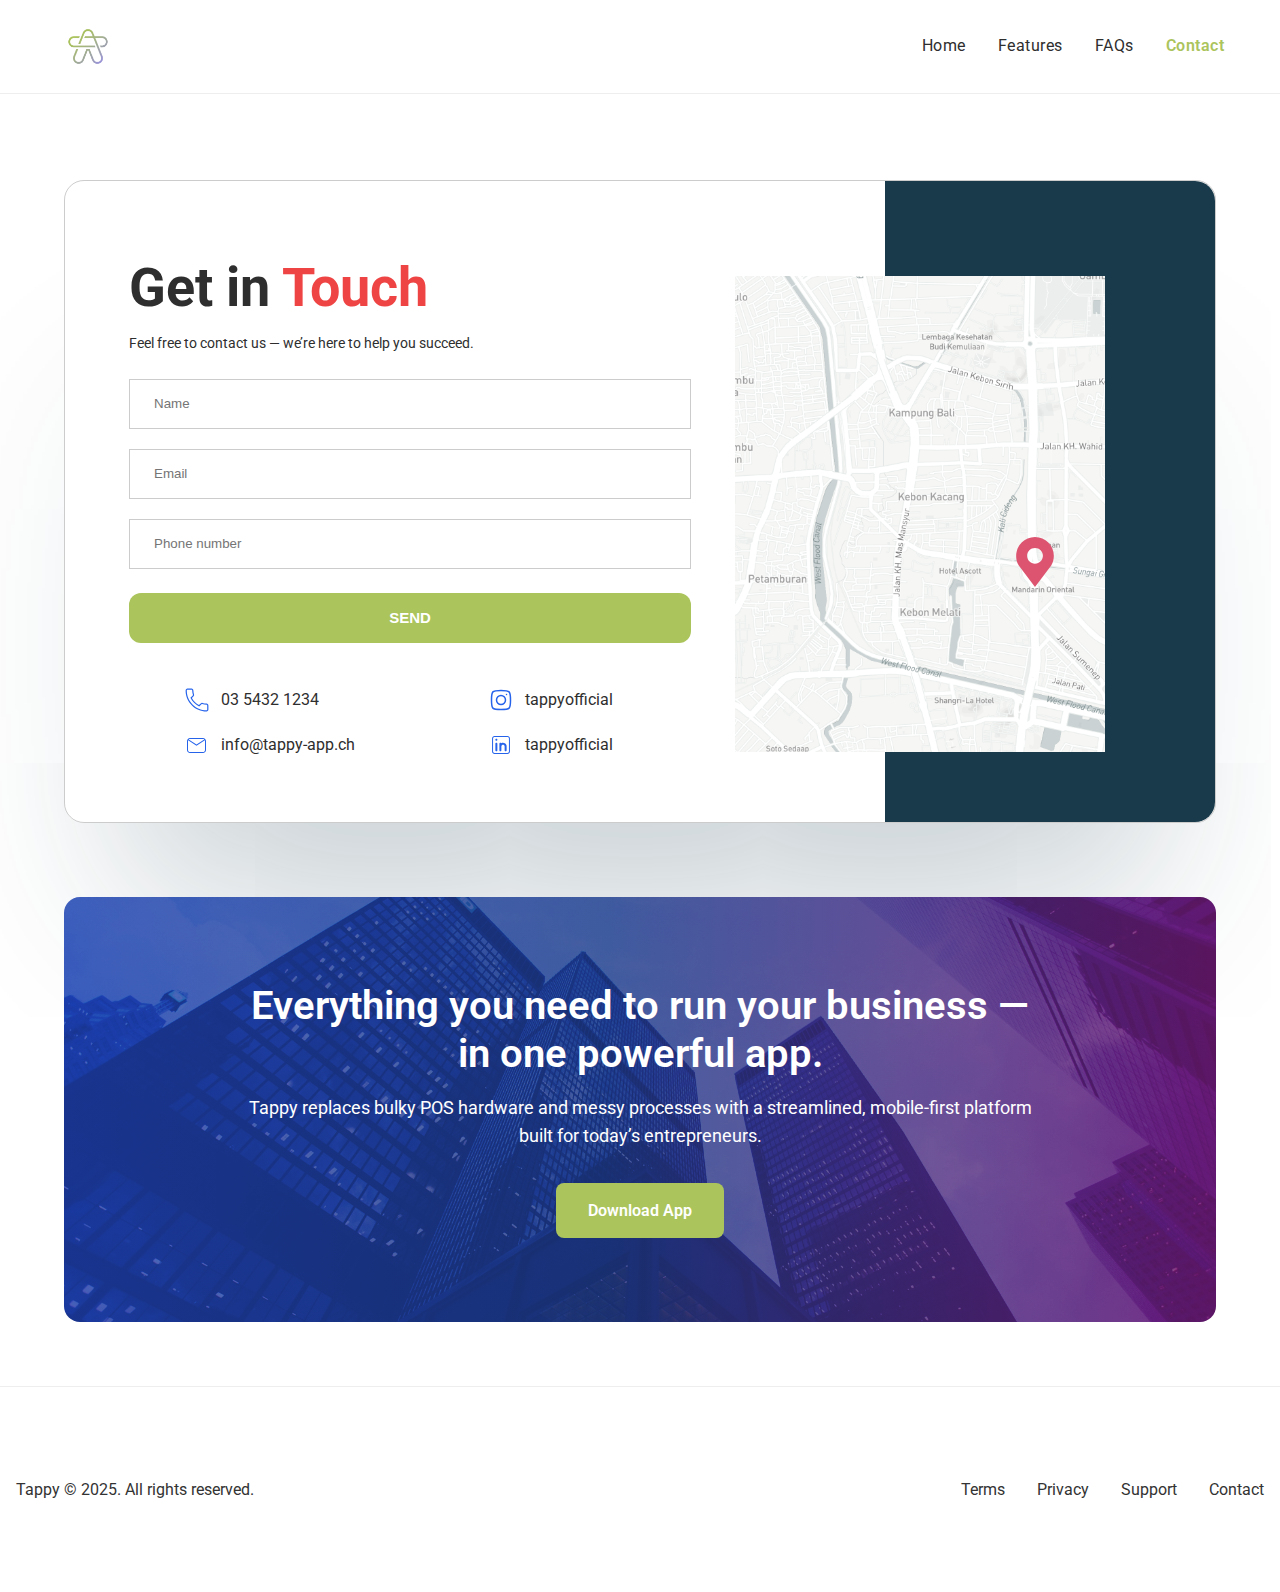
<file: contact.html>
<!DOCTYPE html>
<html lang="en">
<head>
    <meta charset="UTF-8">
    <meta name="viewport" content="width=device-width, initial-scale=1.0">
    <title>Contact - Tappy</title>
  <link href="https://fonts.googleapis.com/css2?family=Roboto:wght@400;600;700&display=swap" rel="stylesheet">
  <link rel="stylesheet" href="styles.css">

  <link rel="stylesheet" href="contact.css">
</head>
<body>
      <header class="header">
  <div class="container header-inner">
    <div class="logo"><img src="assets/Icons/Tappy_Logo-removebg-preview.png"></div>

    <!-- Hamburger Icon -->
    <button class="menu-toggle" id="menuToggle" aria-label="Toggle Menu">
      ☰
    </button>

    <!-- Navigation Links -->
    <nav class="nav" id="navMenu">
      <a href="index.html" class="nav-link ">Home</a>
      <a href="features.html" class="nav-link">Features</a>
      <a href="faqs.html" class="nav-link">FAQs</a>
      <a href="contact.html" class="nav-link active">Contact</a>
    </nav>
  </div>
</header>
<div class="wrapper">

    <main class="contact-main container">
        <section class="contact">
            <div class="contact-info">
                <h1>Get in <span>Touch</span></h1>
                <p>Feel free to contact us — we’re here to help you succeed.</p>
                <form>
                    <input type="text" name="name" id="name" class="input" placeholder="Name" required>
                    <input type="email" name="name" id="name" class="input" placeholder="Email" required>
                    <input type="number" name="name" id="name" class="input" placeholder="Phone number" required>
                    <button type="submit" class="submit-btn">Send</button>
                </form>
                <div class="social-wrapper">
                    <div class="social-row">
                        <div class="social">
                            <svg xmlns="http://www.w3.org/2000/svg" width="24" height="24" viewBox="0 0 19 20" fill="none">
    <path d="M17.5 19.5C17.8978 19.5 18.2794 19.342 18.5607 19.0607C18.842 18.7794 19 18.3978 19 18V14.5C19 14.1022 18.842 13.7206 18.5607 13.4393C18.2794 13.158 17.8978 13 17.5 13C16.33 13 15.18 12.82 14.08 12.45C13.817 12.367 13.5363 12.3576 13.2683 12.4228C13.0004 12.488 12.7554 12.6254 12.56 12.82L11.12 14.26C8.63224 12.9024 6.58758 10.8578 5.23 8.37L6.66 6.94C7.07 6.55 7.22 5.97 7.04 5.41C6.68 4.32 6.5 3.17 6.5 2C6.5 1.60218 6.34196 1.22064 6.06066 0.93934C5.77936 0.658035 5.39782 0.5 5 0.5H1.5C1.10218 0.5 0.720644 0.658035 0.43934 0.93934C0.158035 1.22064 0 1.60218 0 2C0 11.65 7.85 19.5 17.5 19.5ZM1.5 1.5H5C5.13261 1.5 5.25979 1.55268 5.35355 1.64645C5.44732 1.74021 5.5 1.86739 5.5 2C5.5 3.28 5.7 4.53 6.09 5.72C6.14 5.86 6.13 6.06 5.97 6.22L4 8.18C5.65 11.41 8.07 13.83 11.31 15.5L13.26 13.53C13.4 13.39 13.59 13.35 13.77 13.4C14.97 13.8 16.22 14 17.5 14C17.6326 14 17.7598 14.0527 17.8536 14.1464C17.9473 14.2402 18 14.3674 18 14.5V18C18 18.1326 17.9473 18.2598 17.8536 18.3536C17.7598 18.4473 17.6326 18.5 17.5 18.5C8.4 18.5 1 11.1 1 2C1 1.86739 1.05268 1.74021 1.14645 1.64645C1.24021 1.55268 1.36739 1.5 1.5 1.5Z" fill="#2563EB"/>
    </svg>
                            03 5432 1234
                        </div>
                        <div class="social">
                            <svg xmlns="http://www.w3.org/2000/svg" width="24" height="24" viewBox="0 0 24 24" fill="none">
    <path d="M5 5H18C18.7956 5 19.5587 5.31607 20.1213 5.87868C20.6839 6.44129 21 7.20435 21 8V17C21 17.7956 20.6839 18.5587 20.1213 19.1213C19.5587 19.6839 18.7956 20 18 20H5C4.20435 20 3.44129 19.6839 2.87868 19.1213C2.31607 18.5587 2 17.7956 2 17V8C2 7.20435 2.31607 6.44129 2.87868 5.87868C3.44129 5.31607 4.20435 5 5 5ZM5 6C4.5 6 4.06 6.17 3.72 6.47L11.5 11.5L19.28 6.47C18.94 6.17 18.5 6 18 6H5ZM11.5 12.71L3.13 7.28C3.05 7.5 3 7.75 3 8V17C3 17.5304 3.21071 18.0391 3.58579 18.4142C3.96086 18.7893 4.46957 19 5 19H18C18.5304 19 19.0391 18.7893 19.4142 18.4142C19.7893 18.0391 20 17.5304 20 17V8C20 7.75 19.95 7.5 19.87 7.28L11.5 12.71Z" fill="#2563EB"/>
    </svg>
                            info@tappy-app.ch
                        </div>
                    </div>
                       <div class="social-row">
                        <div class="social">
                            <svg xmlns="http://www.w3.org/2000/svg" width="24" height="24" viewBox="0 0 24 24" fill="none">
    <path d="M2.5 12C2.5 7.522 2.5 5.282 3.891 3.891C5.282 2.5 7.521 2.5 12 2.5C16.478 2.5 18.718 2.5 20.109 3.891C21.5 5.282 21.5 7.521 21.5 12C21.5 16.478 21.5 18.718 20.109 20.109C18.718 21.5 16.479 21.5 12 21.5C7.522 21.5 5.282 21.5 3.891 20.109C2.5 18.718 2.5 16.479 2.5 12Z" stroke="#2563EB" stroke-width="1.5" stroke-linecap="round" stroke-linejoin="round"/>
    <path d="M17.508 6.5H17.498M16.5 12C16.5 13.1935 16.0259 14.3381 15.182 15.182C14.3381 16.0259 13.1935 16.5 12 16.5C10.8065 16.5 9.66193 16.0259 8.81802 15.182C7.97411 14.3381 7.5 13.1935 7.5 12C7.5 10.8065 7.97411 9.66193 8.81802 8.81802C9.66193 7.97411 10.8065 7.5 12 7.5C13.1935 7.5 14.3381 7.97411 15.182 8.81802C16.0259 9.66193 16.5 10.8065 16.5 12Z" stroke="#2563EB" stroke-width="1.5" stroke-linecap="round" stroke-linejoin="round"/>
    </svg>
                           tappyofficial
                        </div>
                        <div class="social">
                            <svg xmlns="http://www.w3.org/2000/svg" width="24" height="24" viewBox="0 0 24 24" fill="none">
    <path d="M18.4401 3.06006H5.56006C4.89759 3.06191 4.26277 3.32589 3.79433 3.79433C3.32589 4.26277 3.06191 4.89759 3.06006 5.56006V18.4401C3.06191 19.1025 3.32589 19.7373 3.79433 20.2058C4.26277 20.6742 4.89759 20.9382 5.56006 20.9401H18.4401C19.1031 20.9401 19.739 20.6767 20.2078 20.2078C20.6767 19.739 20.9401 19.1031 20.9401 18.4401V5.56006C20.9401 4.89702 20.6767 4.26113 20.2078 3.79229C19.739 3.32345 19.1031 3.06006 18.4401 3.06006ZM19.9401 18.4401C19.9374 18.8371 19.7786 19.2171 19.4978 19.4978C19.2171 19.7786 18.8371 19.9374 18.4401 19.9401H5.56006C5.16304 19.9374 4.78303 19.7786 4.50229 19.4978C4.22156 19.2171 4.06268 18.8371 4.06006 18.4401V5.56006C4.06268 5.16304 4.22156 4.78303 4.50229 4.50229C4.78303 4.22156 5.16304 4.06268 5.56006 4.06006H18.4401C18.8371 4.06268 19.2171 4.22156 19.4978 4.50229C19.7786 4.78303 19.9374 5.16304 19.9401 5.56006V18.4401Z" fill="#2563EB"/>
    <path d="M6.37598 10.748C6.37598 10.4828 6.48133 10.2285 6.66887 10.0409C6.85641 9.8534 7.11076 9.74805 7.37598 9.74805C7.64119 9.74805 7.89555 9.8534 8.08308 10.0409C8.27062 10.2285 8.37598 10.4828 8.37598 10.748V17.248C8.37598 17.5133 8.27062 17.7676 8.08308 17.9552C7.89555 18.1427 7.64119 18.248 7.37598 18.248C7.11076 18.248 6.85641 18.1427 6.66887 17.9552C6.48133 17.7676 6.37598 17.5133 6.37598 17.248V10.748Z" fill="#2563EB"/>
    <path d="M7.37598 7.7439C7.92826 7.7439 8.37598 7.29618 8.37598 6.7439C8.37598 6.19161 7.92826 5.7439 7.37598 5.7439C6.82369 5.7439 6.37598 6.19161 6.37598 6.7439C6.37598 7.29618 6.82369 7.7439 7.37598 7.7439Z" fill="#2563EB"/>
    <path d="M17.6199 13.3701V17.2501C17.6199 17.5153 17.5145 17.7697 17.327 17.9572C17.1395 18.1448 16.8851 18.2501 16.6199 18.2501C16.3547 18.2501 16.1003 18.1448 15.9128 17.9572C15.7252 17.7697 15.6199 17.5153 15.6199 17.2501V13.3701C15.6199 12.9418 15.4497 12.531 15.1469 12.2281C14.844 11.9253 14.4332 11.7551 14.0049 11.7551C13.5766 11.7551 13.1658 11.9253 12.8629 12.2281C12.56 12.531 12.3899 12.9418 12.3899 13.3701V17.2501C12.3899 17.5153 12.2845 17.7697 12.097 17.9572C11.9095 18.1448 11.6551 18.2501 11.3899 18.2501C11.1247 18.2501 10.8703 18.1448 10.6828 17.9572C10.4952 17.7697 10.3899 17.5153 10.3899 17.2501V10.7501C10.394 10.4862 10.5007 10.2342 10.6873 10.0476C10.874 9.86091 11.126 9.75423 11.3899 9.75011C11.5593 9.74547 11.7267 9.7867 11.8746 9.86943C12.0225 9.95217 12.1452 10.0733 12.2299 10.2201C12.7798 9.90846 13.4018 9.74664 14.0338 9.75083C14.6659 9.75502 15.2857 9.92507 15.8314 10.244C16.3771 10.5629 16.8295 11.0195 17.1433 11.5681C17.4572 12.1167 17.6215 12.7381 17.6199 13.3701Z" fill="#2563EB"/>
    </svg>
                            tappyofficial
                        </div>
                    </div>
                </div>
            </div>
    <div class="map-wrapper">
        <div class="bg-color"></div>
        <div class="map">
            <div class="map-img">
                <img src="./assets/images/map.png" alt="map">
    <span class="mark-icon"><svg xmlns="http://www.w3.org/2000/svg" width="50" height="50" viewBox="0 0 50 50" fill="none">
    <path d="M25 0C14.5908 0 6.15234 8.43838 6.15234 18.8477C6.15234 22.3288 6.83372 25.9242 8.78905 28.5156L25 50L41.2109 28.5156C42.987 26.1619 43.8476 22.0008 43.8476 18.8477C43.8477 8.43838 35.4093 0 25 0ZM25 10.9161C29.3798 10.9161 32.9315 14.4678 32.9315 18.8476C32.9315 23.2275 29.3798 26.7792 25 26.7792C20.6202 26.7792 17.0685 23.2275 17.0685 18.8477C17.0685 14.4678 20.6202 10.9161 25 10.9161Z" fill="#DD5471"/>
    </svg></span>
            </div>
        </div>
    </div>
        </section>
        <section class="cta-section">
  <div class="cta-content">
    <h2 class="cta-heading">Everything you need to run your business — in one powerful app.</h2>
    <p class="cta-subheading">Tappy replaces bulky POS hardware and messy processes with a streamlined, mobile-first platform built for today’s entrepreneurs.</p>
    <a href="#" class="btn-primary">Download App</a>
  </div>
</section>
    </main>
</div>
<!-- Footer -->
<footer class="site-footer">
  <div class="container footer-content">
    
    <!-- Left -->
    <div class="footer-left">
      Tappy © 2025. All rights reserved.
    </div>
    
    <!-- Right -->
    <div class="footer-right">
      <a href="#">Terms</a>
      <a href="#">Privacy</a>
      <a href="#">Support</a>
      <a href="#">Contact</a>
    </div>
    
  </div>
</footer>
<script src="script.js"></script>
</body>
</html>
</file>
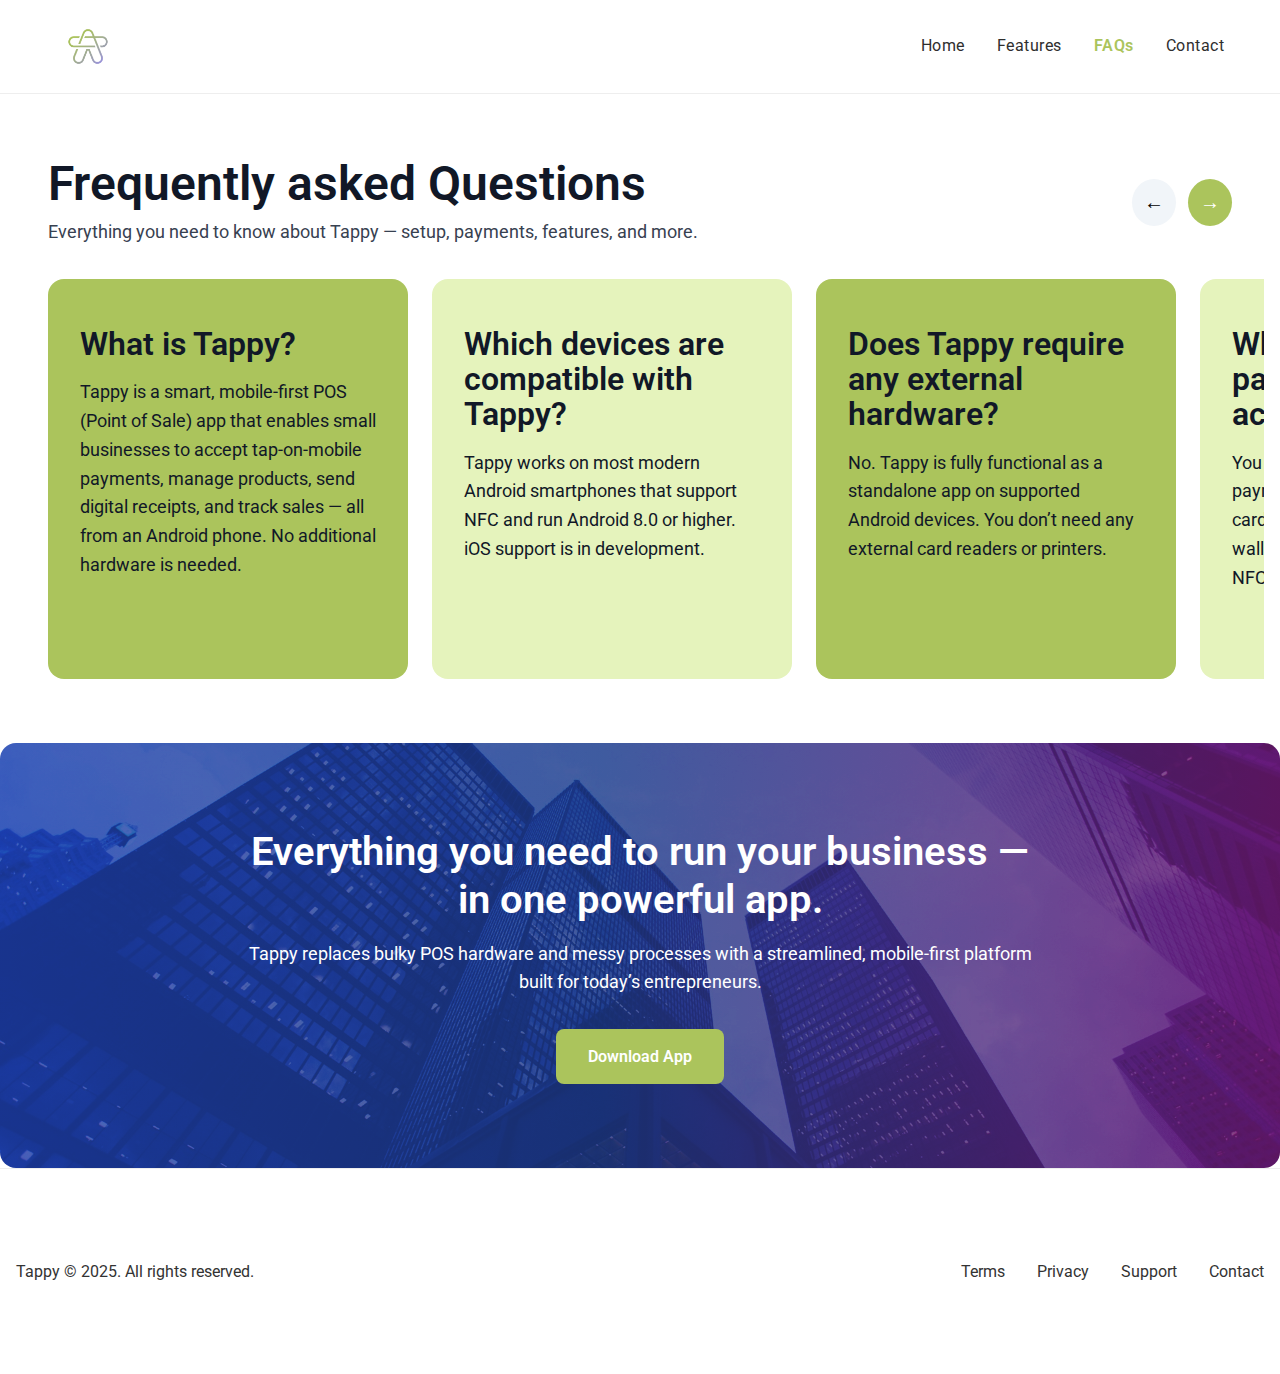
<file: faqs.html>
<!DOCTYPE html>
<html lang="en">
<head>
  <meta charset="UTF-8" />
  <meta name="viewport" content="width=device-width, initial-scale=1.0" />
  <title>Tappy – Smart POS</title>
  <link href="https://fonts.googleapis.com/css2?family=Roboto:wght@400;600;700&display=swap" rel="stylesheet">
  <link rel="stylesheet" href="styles.css">
</head>
<body>

     <!-- Header -->
  <header class="header">
  <div class="container header-inner">
    <div class="logo"><img src="assets/Icons/Tappy_Logo-removebg-preview.png"></div>

    <!-- Hamburger Icon -->
    <button class="menu-toggle" id="menuToggle" aria-label="Toggle Menu">
      ☰
    </button>

    <!-- Navigation Links -->
    <nav class="nav" id="navMenu">
      <a href="index.html" class="nav-link">Home</a>
      <a href="features.html" class="nav-link">Features</a>
      <a href="faqs.html" class="nav-link active">FAQs</a>
      <a href="contact.html" class="nav-link">Contact</a>
    </nav>
  </div>
</header>

<section class="faq-carousel-section">
  <div class="faq-header">
    <div>
      <h2>Frequently asked Questions</h2>
      <p>Everything you need to know about Tappy — setup, payments, features, and more.</p>
    </div>
    <div class="faq-arrow-container">
      <button class="faq-arrow" id="faq-prev">&#8592;</button>
      <button class="faq-arrow active" id="faq-next">&#8594;</button>
    </div>
  </div>

  <div class="faq-carousel-container">
    <div class="faq-carousel" id="faq-carousel">
      <div class="faq-card dark">
        <h3>What is Tappy?</h3>
        <p>
          Tappy is a smart, mobile-first POS (Point of Sale) app that enables small businesses to accept tap-on-mobile payments, manage products, send digital receipts, and track sales — all from an Android phone. No additional hardware is needed.
        </p>
      </div>
      <div class="faq-card light">
        <h3>Which devices are compatible with Tappy?</h3>
        <p>
          Tappy works on most modern Android smartphones that support NFC and run Android 8.0 or higher. iOS support is in development.
        </p>
      </div>
      <div class="faq-card dark">
        <h3>Does Tappy require any external hardware?</h3>
        <p>
          No. Tappy is fully functional as a standalone app on supported Android devices. You don’t need any external card readers or printers.
        </p>
      </div>

       <div class="faq-card light">
        <h3>What types of payments can I accept with Tappy?</h3>
        <p>
          You can accept contactless payments including credit/debit cards (Visa, Mastercard), mobile wallets (Google Pay, Apple Pay*), and NFC-enabled payment devices.
        </p>
      </div>

      <div class="faq-card dark">
        <h3>Is Tappy secure?</h3>
        <p>
         Yes. Tappy uses encrypted, PCI-DSS compliant systems to process all payment data. Your customer’s card information is never stored on your device.
        </p>
      </div>

      <div class="faq-card light">
        <h3>Can I use Tappy offline?</h3>
        <p>
          Yes. Tappy works offline for product selection, customer management, and receipt generation. However, contactless payments require an internet connection. Any changes made offline will sync automatically once you're back online.
        </p>
      </div>

       <div class="faq-card dark">
        <h3>How do digital receipts work?</h3>
        <p>
         After a transaction, customers can receive their receipts by:

Scanning a QR code shown on your screen,

Tapping their phone using NFC,

Receiving it via email if added to their profile
        </p>
      </div>

      <div class="faq-card light">
        <h3>Can I customize my product catalog?</h3>
        <p>
          Absolutely! You can add unlimited products, categorize them, upload photos, set prices, and include VAT settings. Barcode scanning is also supported using your device camera.
        </p>
      </div>

      <div class="faq-card dark">
        <h3>Does Tappy support tipping and discounts?</h3>
        <p>
         Yes. You can enable tip prompts during checkout and set flexible discounts — either fixed amount or percentage-based — for products, customers, or promotions.
        </p>
      </div>

      <div class="faq-card light">
        <h3>Can multiple team members use the same Tappy account?</h3>
        <p>
          Yes. You can link multiple Android devices to the same account. All sales data syncs in real time, so everyone stays up to date.
        </p>
      </div>

      <div class="faq-card dark">
        <h3>How do I access my sales reports?</h3>
        <p>
         Tappy provides an in-app dashboard with real-time analytics. You can also export all transaction data in CSV, Excel, or JSON formats for accounting or bookkeeping purposes.
        </p>
      </div>

       <div class="faq-card light">
        <h3>Is there a monthly subscription fee?</h3>
        <p>
          No. Tappy is free to download and use. Standard payment processing fees (set by your merchant service provider) may apply.
        </p>
      </div>

      <div class="faq-card dark">
        <h3>Can I export data for accounting software?</h3>
        <p>
         Yes. You can export sales data in various formats that are compatible with most accounting tools like QuickBooks, Xero, or Excel-based sheets.
        </p>
      </div>

      <div class="faq-card light">
        <h3>How do I get started with Tappy?</h3>
        <p>
          Simply:

Download the app from the Google Play Store,

Set up your products and business info,

Connect a supported merchant account (if required in your region),

Start accepting payments!


        </p>
      </div>

      <div class="faq-card dark">
        <h3> I need help. How do I contact support?</h3>
        <p>
         You can reach us at support@tappyapp.io or through the in-app support chat. Our team typically responds within 24 hours.
        </p>
      </div>

      <div class="faq-card light">
        <h3>Is Tappy available in my country?</h3>
        <p>
          Tappy is currently available in select regions. We're expanding quickly — contact us to check availability in your country or request early access.
        </p>
      </div>
    </div>
  </div>
</section>

<!-- CTA Section -->
<section class="cta-section">
  <div class="cta-content">
    <h2 class="cta-heading">Everything you need to run your business — in one powerful app.</h2>
    <p class="cta-subheading">Tappy replaces bulky POS hardware and messy processes with a streamlined, mobile-first platform built for today’s entrepreneurs.</p>
    <a href="#" class="btn-primary">Download App</a>
  </div>
</section>




<!-- Footer -->
<footer class="site-footer">
  <div class="container footer-content">
    
    <!-- Left -->
    <div class="footer-left">
      Tappy © 2025. All rights reserved.
    </div>
    
    <!-- Right -->
    <div class="footer-right">
      <a href="#">Terms</a>
      <a href="#">Privacy</a>
      <a href="#">Support</a>
      <a href="#">Contact</a>
    </div>
    
  </div>
</footer>

<script src="script.js"></script>
</body>
</html>
</file>
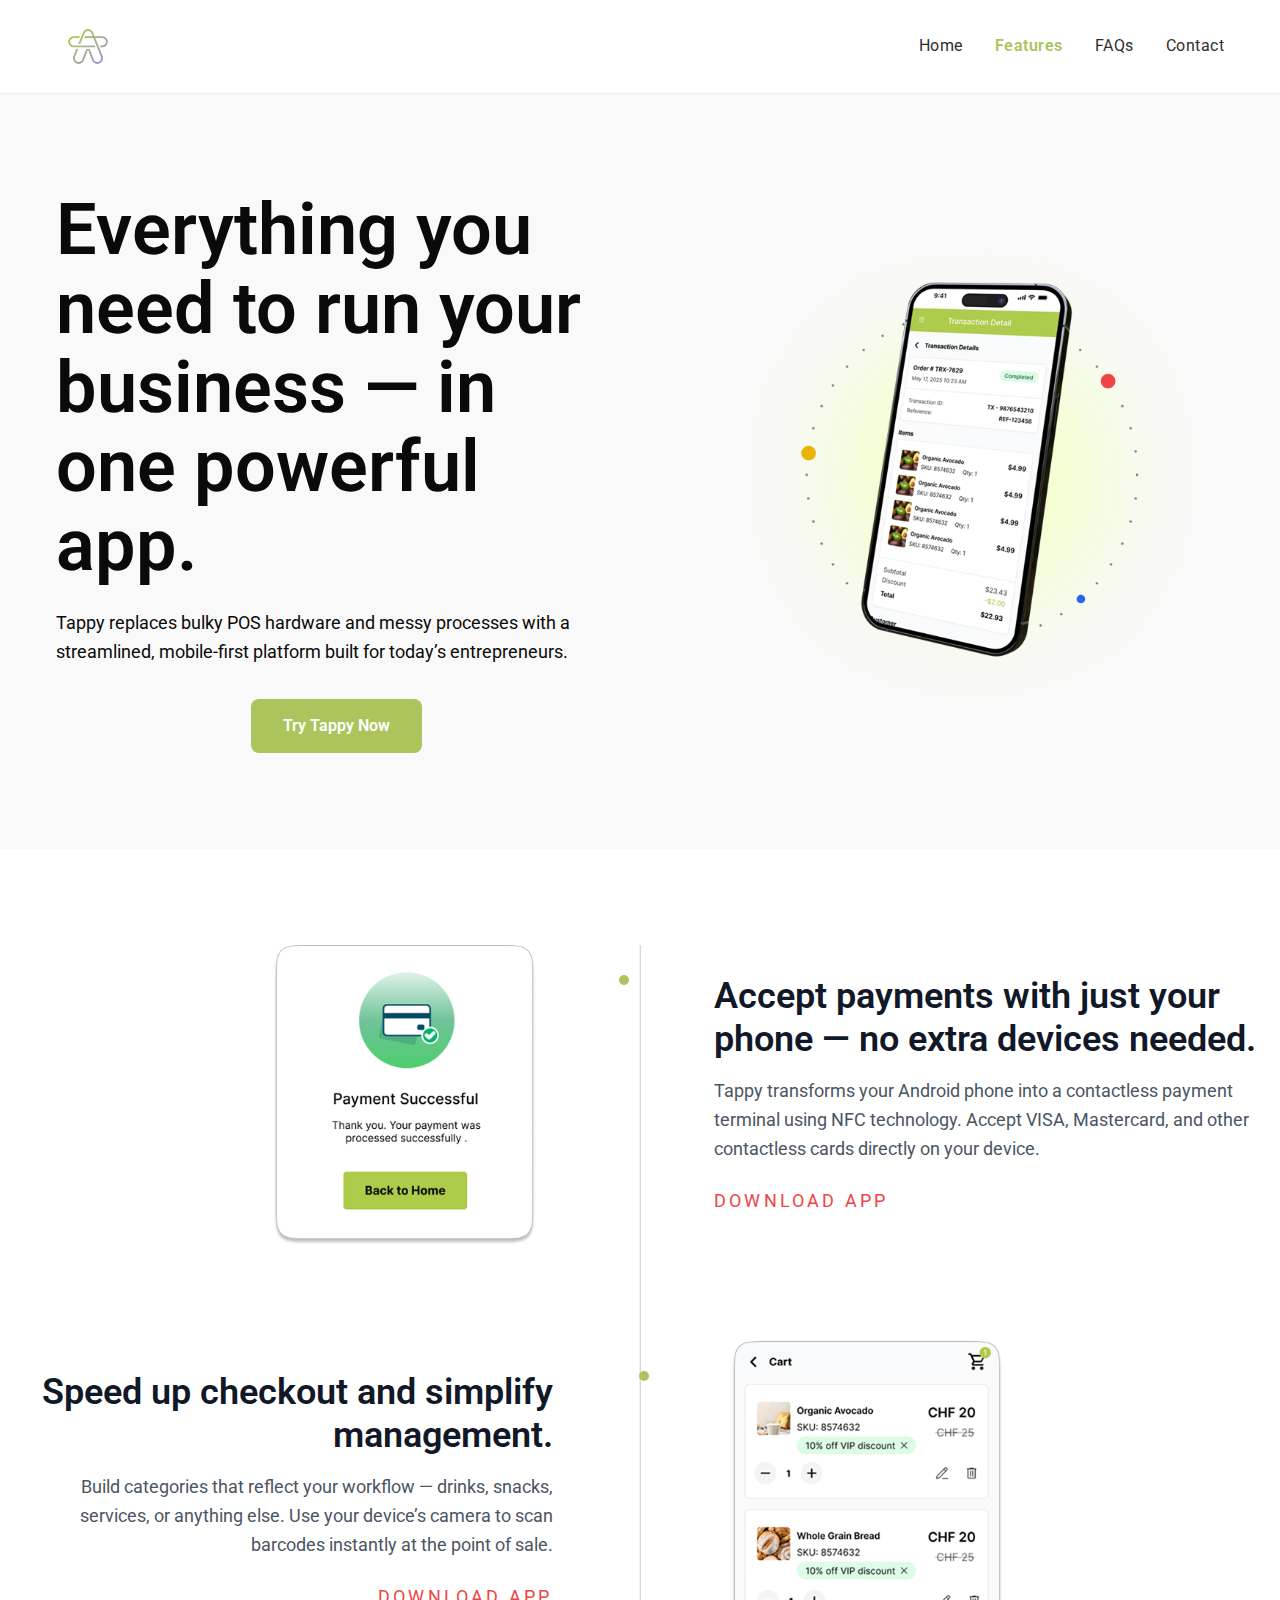
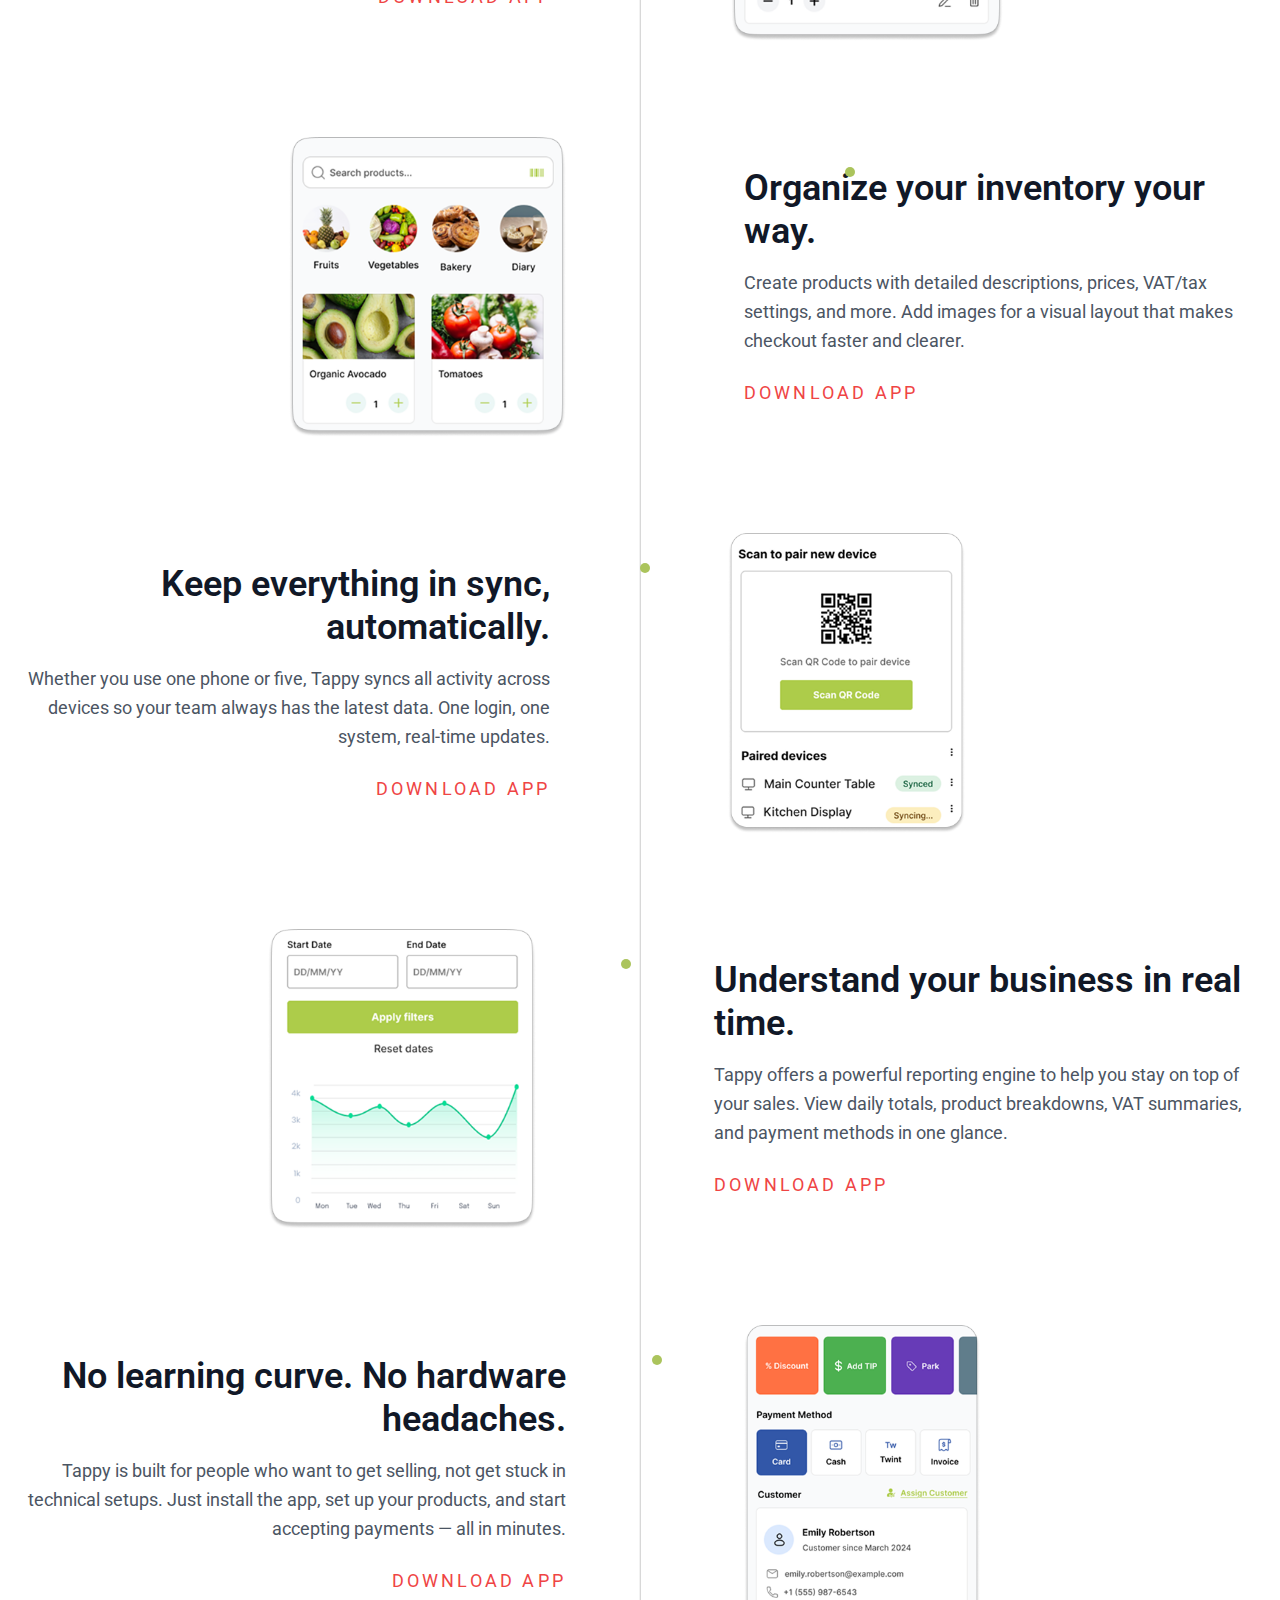
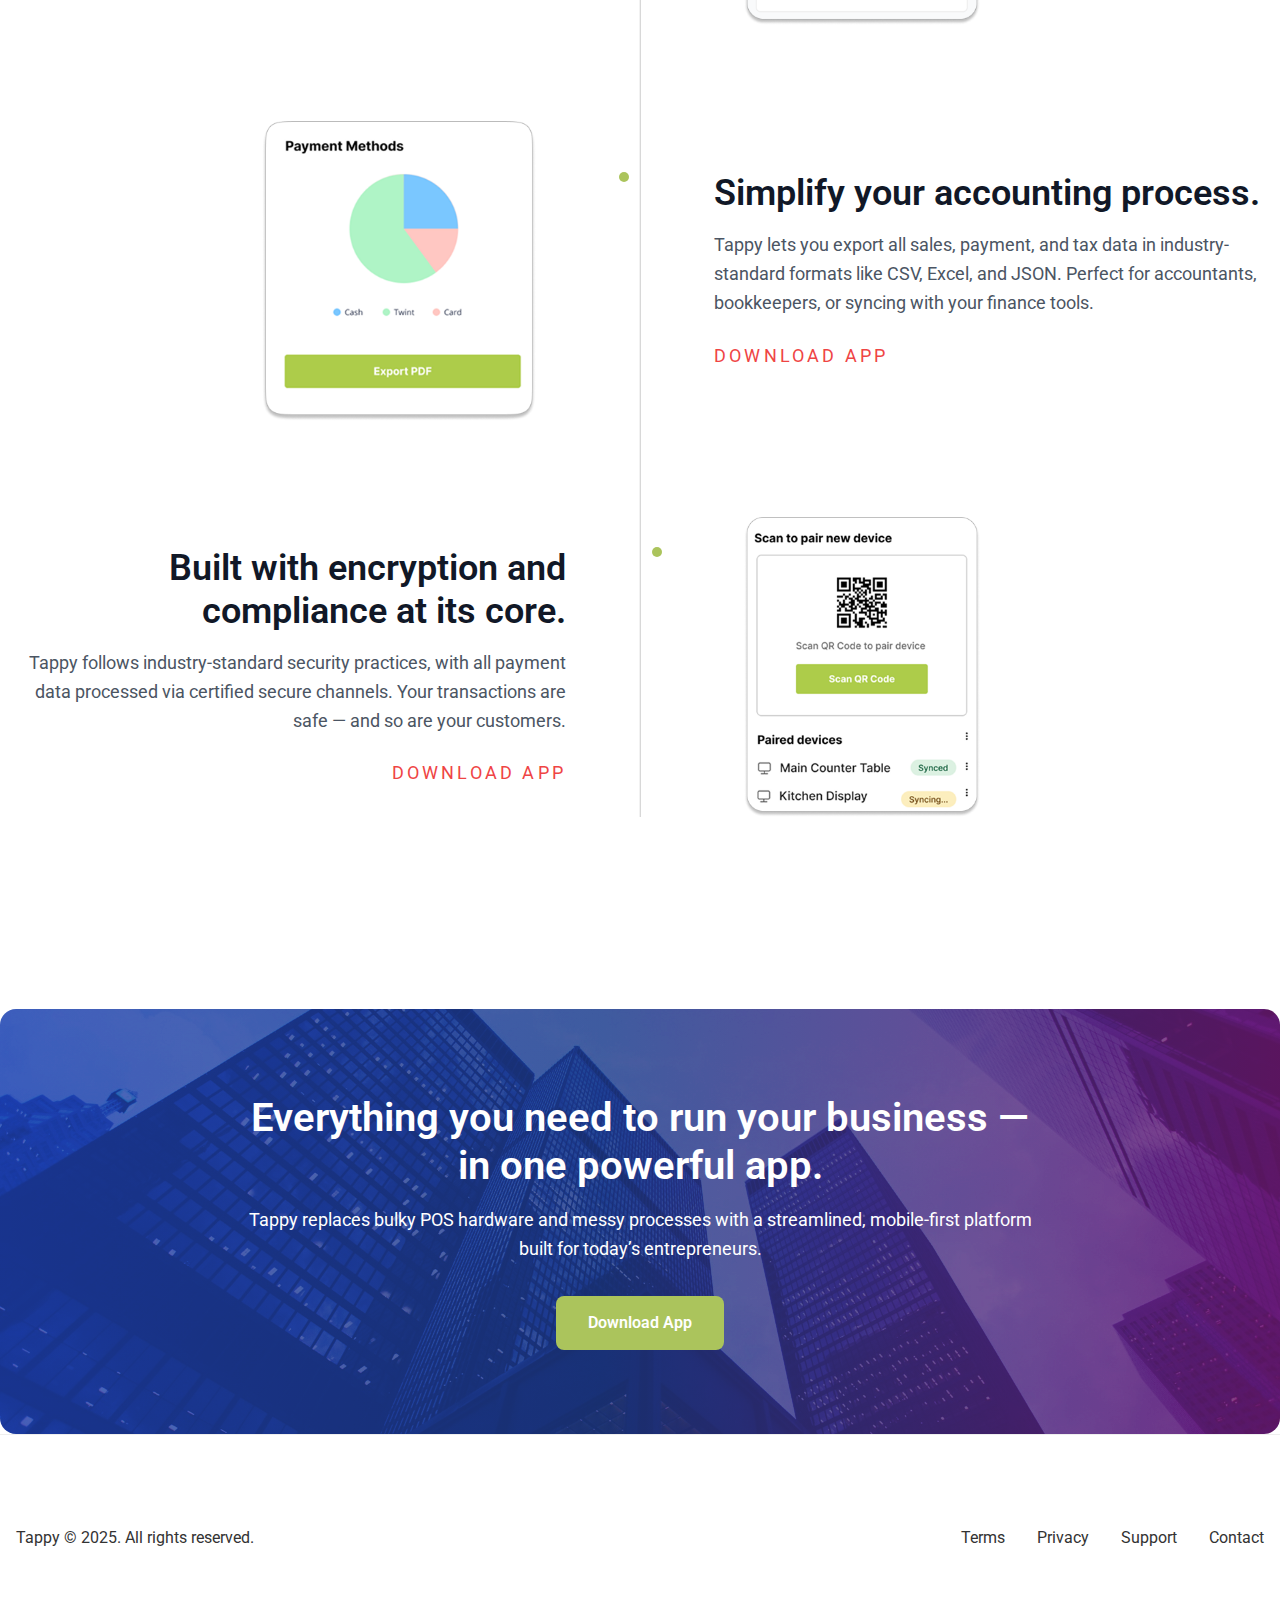
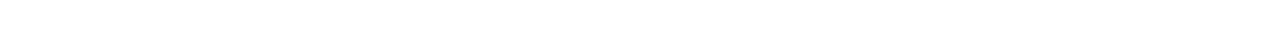
<file: features.html>
<!DOCTYPE html>
<html lang="en">
<head>
  <meta charset="UTF-8" />
  <meta name="viewport" content="width=device-width, initial-scale=1.0" />
  <title>Tappy – Smart POS</title>
  <link href="https://fonts.googleapis.com/css2?family=Roboto:wght@400;600;700&display=swap" rel="stylesheet">
  <link rel="stylesheet" href="styles.css">
</head>
<body>

     <!-- Header -->
  <header class="header">
  <div class="container header-inner">
    <div class="logo"><img src="assets/Icons/Tappy_Logo-removebg-preview.png"></div>

    <!-- Hamburger Icon -->
    <button class="menu-toggle" id="menuToggle" aria-label="Toggle Menu">
      ☰
    </button>

    <!-- Navigation Links -->
    <nav class="nav" id="navMenu">
      <a href="index.html" class="nav-link">Home</a>
      <a href="features.html" class="nav-link active">Features</a>
      <a href="faqs.html" class="nav-link">FAQs</a>
      <a href="contact.html" class="nav-link">Contact</a>
    </nav>
  </div>
</header>


  <!-- Hero Section -->
  <section class="hero">
    <div class="container hero-content">
      <div class="hero-text">
        <h1 class="hero-heading">Everything you need to run your business — in one powerful app.</h1>
        <p class="hero-subheading">
          Tappy replaces bulky POS hardware and messy processes with a streamlined, mobile-first platform built for today’s entrepreneurs.
        </p>
        <div class="hero-buttons">
          <a href="#" class="btn-primary">Try Tappy Now</a>
        </div>
      </div>
      <div class="hero-image">
        <img src="assets/images/Features_Hero.png" alt="App Preview" />
      </div>
    </div>
  </section>

  <section class="feature-steps-section">
  <div class="feature-steps-wrapper">

    <!-- Step 1 -->
    <div class="feature-steps-row">
      <div class="feature-step-item">
        <div class="feature-steps-image">
          <img src="assets/images/Feature_1.png" alt="Payment Successful" />
        </div>

      </div>
      <div class="feature-steps-text">
        <h3>Accept payments with just your phone — no extra devices needed.</h3>
        <p>
          Tappy transforms your Android phone into a contactless payment terminal using NFC technology. Accept VISA, Mastercard, and other contactless cards directly on your device.
        </p>
        <a href="#" class="feature-steps-link">DOWNLOAD APP</a>
        <div class="feature-steps-dot"></div>
      </div>
    </div>

    <!-- Step 2 -->
    <div class="feature-steps-row reverse">
      <div class="feature-step-item2">
        <div class="feature-steps-image">
       <img src="assets/images/Feature_2.png" alt="Cart View" />
     </div>

      </div>
      <div class="feature-steps-text">
        <h3 style="text-align: right;">Speed up checkout and simplify management.</h3>
        <p style="text-align: right;">
          Build categories that reflect your workflow — drinks, snacks, services, or anything else. Use your device’s camera to scan barcodes instantly at the point of sale.
        </p>
        <div class="feature-step-btn">

          <a href="#" class="feature-steps-link" style="text-align: right;">DOWNLOAD APP</a>
        </div>
        <div class="feature-steps-dot feature-steps-dot2"></div>
      </div>
     
    </div>

    <!-- Step 3 -->
    <div class="feature-steps-row">
      <div class="feature-step-item">
        <div class="feature-steps-image">
          <img src="assets/images/Feature_3.png" alt="Product Categories" />
        </div>

      </div>
      <div class="feature-steps-text">
        <h3>Organize your inventory your way.</h3>
        <p>
          Create products with detailed descriptions, prices, VAT/tax settings, and more. Add images for a visual layout that makes checkout faster and clearer.
        </p>

          <a href="#" class="feature-steps-link">DOWNLOAD APP</a>

        
        <div class="feature-steps-dot feature-steps-dot3"></div>
      </div>
    </div>

     <!-- Step 4 -->
    <div class="feature-steps-row reverse">
      <div class="feature-step-item2">
        <div class="feature-steps-image">
       <img src="assets/images/Feature_4.png" alt="Cart View" />
     </div>

      </div>
      <div class="feature-steps-text">
        <h3 style="text-align: right;">Keep everything in sync, automatically.</h3>
        <p style="text-align: right;">
          Whether you use one phone or five, Tappy syncs all activity across devices so your team always has the latest data. One login, one system, real-time updates.
        </p>
        <div class="feature-step-btn"> 
          <a href="#" class="feature-steps-link" style="text-align: right;">DOWNLOAD APP</a>

        </div>
        <div class="feature-steps-dot feature-steps-dot2" style="left: 115%;"></div>
      </div>
     
    </div>

     <!-- Step 5 -->
    <div class="feature-steps-row">
      <div class="feature-step-item">
        <div class="feature-steps-image">
          <img src="assets/images/Feature_5.png" alt="Product Categories" />
        </div>

      </div>
      <div class="feature-steps-text">
        <h3>Understand your business in real time.</h3>
        <p>
          Tappy offers a powerful reporting engine to help you stay on top of your sales. View daily totals, product breakdowns, VAT summaries, and payment methods in one glance.
        </p>
        <a href="#" class="feature-steps-link">DOWNLOAD APP</a>
        <div class="feature-steps-dot feature-steps-dot2" style="left: -18.8%;"></div>
      </div>
    </div>

     <!-- Step 6 -->
    <div class="feature-steps-row reverse">
      <div class="feature-step-item2">
        <div class="feature-steps-image">
       <img src="assets/images/Feature_6.png" alt="Cart View" />
     </div>

      </div>
      <div class="feature-steps-text">
        <h3 style="text-align: right;">No learning curve. No hardware headaches.</h3>
        <p style="text-align: right;">
          Tappy is built for people who want to get selling, not get stuck in technical setups. Just install the app, set up your products, and start accepting payments — all in minutes.
        </p>
        <div class="feature-step-btn">

          <a href="#" class="feature-steps-link" style="text-align: right;">DOWNLOAD APP</a>
        </div>
        <div class="feature-steps-dot feature-steps-dot2" style="left: 113.8%;"></div>
      </div>
     
    </div>

     <!-- Step 7 -->
    <div class="feature-steps-row">
      <div class="feature-step-item">
        <div class="feature-steps-image">
          <img src="assets/images/Feature_7.png" alt="Product Categories" />
        </div>

      </div>
      <div class="feature-steps-text">
        <h3>Simplify your accounting process.</h3>
        <p>
          Tappy lets you export all sales, payment, and tax data in industry-standard formats like CSV, Excel, and JSON. Perfect for accountants, bookkeepers, or syncing with your finance tools.
        </p>
        <a href="#" class="feature-steps-link">DOWNLOAD APP</a>
        <div class="feature-steps-dot "></div>
      </div>
    </div>

     <!-- Step 8 -->
    <div class="feature-steps-row reverse">
      <div class="feature-step-item2">
        <div class="feature-steps-image">
       <img src="assets/images/Feature_4.png" alt="Cart View" />
     </div>

      </div>
      <div class="feature-steps-text">
        <h3 style="text-align: right;">Built with encryption and compliance at its core.</h3>
        <p style="text-align: right;">
          Tappy follows industry-standard security practices, with all payment data processed via certified secure channels. Your transactions are safe — and so are your customers.
        </p>
        <div class="feature-step-btn">

          <a href="#" class="feature-steps-link" style="text-align: right;">DOWNLOAD APP</a>
        </div>
        <div class="feature-steps-dot feature-steps-dot2" style="left: 113.8%;"></div>
      </div>
     
    </div>

  </div>
</section>

<!-- CTA Section -->
<section class="cta-section">
  <div class="cta-content">
    <h2 class="cta-heading">Everything you need to run your business — in one powerful app.</h2>
    <p class="cta-subheading">Tappy replaces bulky POS hardware and messy processes with a streamlined, mobile-first platform built for today’s entrepreneurs.</p>
    <a href="#" class="btn-primary">Download App</a>
  </div>
</section>




<!-- Footer -->
<footer class="site-footer">
  <div class="container footer-content">
    
    <!-- Left -->
    <div class="footer-left">
      Tappy © 2025. All rights reserved.
    </div>
    
    <!-- Right -->
    <div class="footer-right">
      <a href="#">Terms</a>
      <a href="#">Privacy</a>
      <a href="#">Support</a>
      <a href="#">Contact</a>
    </div>
    
  </div>
</footer>

<script src="script.js"></script>

  </body>
  </html>
</file>
<file: styles.css>
:root {
  --color-green: #ABC45C;
  --color-dark: #0a0a0a;
  --color-light: #f9f9f9;
  --color-text: #2e2e2e;
  --font-base: 'Roboto', sans-serif;
  --color-indigo: #9A95D5;
   --green-dark: #ABC45C;
  --green-light: #E5F3BC;
  --faq-title: #111827;
  --faq-text: #374151;
}

* {
  box-sizing: border-box;
  margin: 0;
  padding: 0;
}

body {
  font-family: var(--font-base);
  color: var(--color-text);
  line-height: 1.6;
  background-color: white;
}

a {
  text-decoration: none;
  color: inherit;
}

.container {
  max-width: 1200px;
  margin: 0 auto;
  padding: 2rem 1rem;
}

/* Header */
.header {
  background: white;
  border-bottom: 1px solid #eee;
  position: relative;
  z-index: 1000;
}
.fade-in {
  animation: fadeIn 0.3s ease-in forwards;
}

@keyframes fadeOut {
  from {
    opacity: 1;
    transform: translateX(0);
  }
  to {
    opacity: 0;
    transform: translateX(20px);
  }
}

@keyframes fadeIn {
  from {
    opacity: 0;
    transform: translateX(-20px);
  }
  to {
    opacity: 1;
    transform: translateX(0);
  }
}
.header-inner {
  display: flex;
  justify-content: space-between;
  align-items: center;
  max-height: 92.50px;
}
.logo {
  height: 64px;
  width: 64px;
  display: flex;
  align-items: center;
  justify-content: center
}
.logo img {
  width: 64px;
}

.nav {
  display: flex;
  gap: 2rem;
}

.nav-link {
  font-size: 1rem;
  letter-spacing: 0.03em;
  font-weight: 400;
  color: var(--color-text);
  transition: color 0.3s ease;
}

.nav-link.active {
  font-weight: 600;
  color: var(--color-green);
}

.menu-toggle {
  font-size: 2rem;
  background: none;
  border: none;
  display: none;
  cursor: pointer;
  color: var(--color-dark);
}

/* --- Hero Section mit Video-Hintergrund --- */
.hero-1 {
  padding: 0; /* Kein zusätzlicher Abstand, da hero-content-1 die Höhe steuert */
}

.hero-content-1 {
  position: relative; /* Wichtig für die Positionierung von Video und Overlay */
  height: 90vh;      /* Höhe der Sektion, etwas weniger als 100vh wegen des Headers */
  min-height: 600px;
  width: 100%;
  display: flex;
  align-items: center;
  justify-content: center;
  overflow: hidden; /* Verhindert, dass das Video überläuft */
  padding: 1rem;
  text-align: center;
}

.hero-video {
  position: absolute;
  top: 50%;
  left: 50%;
  transform: translate(-50%, -50%);
  min-width: 100%;
  min-height: 100%;
  width: auto;
  height: auto;
  object-fit: cover; /* DAS IST DIE KERNLÖSUNG: Füllt den Bereich und schneidet Überstand ab */
  z-index: 1; /* Unterste Ebene */
}

.overlay {
  position: absolute;
  top: 0;
  left: 0;
  height: 100%;
  width: 100%;
  background: rgba(0, 0, 0, 0.4); /* Etwas dunkler für besseren Kontrast */
  z-index: 2; /* Über dem Video */
}

.hero-text-1 {
  position: relative;
  z-index: 3; /* Über dem Overlay */
  display: flex;
  flex-direction: column;
  align-items: center;
  max-width: 800px; /* Begrenzt die Textbreite */
}

.hero-heading-1 {
  font-size: 4.5rem;
  font-weight: 600;
  margin-bottom: 1.5rem;
  line-height: 1.1;
  color: white;
}

.hero-subheading-1 {
  font-size: 1.125rem;
  font-weight: 400;
  margin-bottom: 2rem;
  max-width: 40rem;
  color: white;
}

.hero-buttons {
  display: flex;
  gap: 2rem;
  flex-wrap: wrap;
  justify-content: center; /* Zentriert die Buttons auf kleinen Bildschirmen */
}

.watch-video {
  font-size: 1rem;
  font-weight: 500;
  color: white;
  display: flex;
  align-items: center;
}

/* --- Standard Hero (für andere Seiten) --- */
.hero {
  background-color: var(--color-light);
  padding: 4rem 0;
}
.hero-content {
  display: flex;
  flex-direction: column-reverse;
  align-items: center;
  gap: 3rem;
}
.hero-text{
  flex: 1;
}
.hero-heading {
  font-size: 4.5rem;
  font-weight: 600;
  margin-bottom: 1.5rem;
  line-height: 1.1;
  color: var(--color-dark);
}
.hero-subheading {
  font-size: 1.125rem;
  font-weight: 400;
  margin-bottom: 2rem;
  max-width: 40rem;
  color: var(--color-dark);
}
.hero-image img {
  width: 100%;
  max-width: 512px;
}


/* --- Responsive Styles --- */

@media (max-width: 768px) {
  /* Mobile Menu */
  .menu-toggle {
    display: block;
  }
  .nav {
    position: absolute;
    top: 100%;
    left: 0;
    right: 0;
    background: white;
    flex-direction: column;
    align-items: center; 
    padding: 1rem 0;
    display: none;
    border-top: 1px solid #eee;
    gap: 1rem;
  }
  .nav.nav-open {
    display: flex;
  }
  .nav-link {
    width: 100%;
    text-align: center;
    padding: 0.75rem 0;
  }

  /* Mobile Hero Video Section */
  .hero-heading-1 {
      font-size: 2.5rem;
  }
  .hero-subheading-1 {
      font-size: 1rem;
  }
  .hero-content-1 {
      height: 80vh;
  }
}

.btn-primary {
  background-color: var(--color-green);
  color: var(--color-text);
  font-weight: 600;
  padding: 0.9rem 2rem;
  border-radius: 0.5rem;
  font-size: 1rem;
}

/* Feature Section */
.feature-intro {
  background-color: #eef1f5;
  text-align: center;
  padding: 4rem 1rem;
}

.feature-step-item {
  display: flex;
  justify-content: end;
  width: 100%;
  margin-right: 130px;
}
.feature-step-item2 {
    display: flex;
  justify-content: start;
  width: 100%;
    margin-left: 130px;
}

@media (max-width:768px) 
{
  .feature-step-item {
    display: flex;
    justify-content: center;
    width: 100%;
    margin-left: 50px;
  }
}
.feature-step-btn {
  display: flex;
  justify-content: end;
}
.feature-heading {
  font-size: 3.5rem; /* 56px */
  font-weight: 600;
  margin-bottom: 1.5rem;
  line-height: 1.1;
}

.feature-text {
  font-size: 1.125rem;
  max-width: 48rem;
  margin: 0 auto 2rem;
}

.coming-soon {
  margin-top: 1.5rem;
  font-size: 1rem;
  color: #555;
}

.store-btn a{
  margin: 20px;
}

@media (min-width: 768px) {
  .hero-content {
    flex-direction: row;
    justify-content: space-between;
    align-items: center;
  }
  
  .hero-text {
    flex: 1;
  }

  .hero-image {
    flex: 1;
    text-align: right;
  }
}

/* Feature Icons Section */
.feature-icons {
  padding: 4rem 1rem 6rem;
  background: #fff;
}

.features-grid {
  display: flex;
  justify-content: space-between;
  flex-wrap: wrap;
  gap: 2rem;
  text-align: center;
  margin-bottom: 4rem;
}

.feature-item {
  flex: 1 1 250px;
  max-width: 300px;
  margin: 0 auto;
}

.feature-icon {
  height: 64px;
  margin-bottom: 1.2rem;
}

.feature-title {
  font-size: 1.25rem; /* 20px */
  font-weight: 600;
  margin-bottom: 0.6rem;
  line-height: 1.3;
}

.feature-desc {
  font-size: 1rem;
  color: #333;
  line-height: 1.5;
}

.feature-phone {
  text-align: center;
}

.phone-image {
  max-width: 100%;
  height: auto;
  width: 800px;
}

@media (min-width: 768px) {
  .features-grid {
    flex-wrap: nowrap;
    text-align: left;
  }

  .feature-item {
    text-align: center;
  }
}

@media (max-width: 768px) {
  .phone-image {
    width: 90%;
  }
}

/* Interface Section */
.interface-section {
  padding: 2rem 1rem;
  background-color: #fff;
}

.interface-header {
  max-width: 800px;
  text-align: center;
  margin: 0 auto 4rem;
}

.interface-heading {
  font-size: 3rem; /* ~48px */
  font-weight: 600;
  margin-bottom: 1.5rem;
  line-height: 1.2;
}

.interface-subheading {
  font-size: 1.125rem; /* 18px */
  color: #333;
  max-width: 700px;
  margin: 0 auto;
}

.interface-grid {
  display: flex;
  flex-direction: column;
  gap: 3rem;
  align-items: center;
}

.interface-features {
  display: flex;
  flex-direction: column;
  gap: 2rem;
  width: 100%;
  max-width: 500px;
  padding-top: 1rem !important; /* Add this line */
}

.feature-block {
  border-left: 4px solid var(--color-indigo);
  padding-left: 1rem;
}

.feature-block h4 {
  font-size: 1.125rem;
  font-weight: 600;
  margin-bottom: 0.4rem;
}

.feature-block p {
  font-size: 1rem;
  color: #444;
}

.interface-image img {
  width: 100%;
  max-width: 400px;
  height: auto;
}

@media (min-width: 1024px) {
  .interface-grid {
    flex-direction: row;
    justify-content: space-between;
    align-items: flex-start;
  }

  .interface-features,
  .interface-image {
    flex: 1;
  }

  .interface-image {
    text-align: center;
  }
}

/* Video Section */
.video-section {
  padding: 6rem 1rem;
  background-color: #f9f9f9;
  text-align: center;
}

.video-heading {
  font-size: 2.5rem; /* ~40px */
  font-weight: 600;
  margin-bottom: 2rem;
  line-height: 1.1;
}

.video-wrapper {
  max-width: 960px;
  margin: 0 auto;
  border-radius: 1rem;
  overflow: hidden;
  box-shadow: 0 0 20px rgba(0,0,0,0.06);
}

.video-wrapper video {
  width: 100%;
  height: auto;
  display: block;
  border-radius: 1rem;
}

/* Smart POS */
.smart-pos {
  padding: 6rem 1rem;
  background-color: #fff;
}

.smart-pos-wrapper {
  display: flex;
  flex-direction: column-reverse;
  align-items: center;
  gap: 3rem;
}

.smart-pos-text {
  max-width: 600px;
  text-align: center;
}

.smart-pos-heading {
  font-size: 3rem; /* 48px */
  font-weight: 600;
  margin-bottom: 1.5rem;
  line-height: 1.2;
}

.smart-pos-subheading {
  font-size: 1.125rem; /* 18px */
  margin-bottom: 2rem;
  color: #333;
}

.smart-pos-image img {
  width: 100%;
  max-width: 500px;
  height: auto;
}

@media (min-width: 1024px) {
  .smart-pos-wrapper {
    flex-direction: row;
    justify-content: space-between;
    align-items: center;
  }

  .smart-pos-text {
    text-align: left;
    flex: 1;
  }

  .smart-pos-image {
    flex: 1;
    text-align: right;
  }
 
}

@media (max-width: 768px) {
  .smart-pos-image img {
    max-width: 320px;
  }
}

/* Sleek Design */
.sleek-design {
  padding: 6rem 1rem;
  background-color: #fff;
  text-align: center;
}

.sleek-design-heading {
  font-size: 4rem; /* ~48px */
  font-weight: 600;
  margin-bottom: 1rem;
  line-height: 1.2;
}

.sleek-design-image img {
  width: 100%;
  max-width: 600px;
  height: auto;
}

@media (max-width: 768px) {
  .sleek-design-heading {
    font-size: 2.25rem; /* ~36px */
  }

  .sleek-design-image img {
    max-width: 320px;
  }
}

/* CTA Section */
.cta-section {
  height: 425px;
  width: 100%;
  max-width: 1280px;
  margin: 0 auto;
  padding: 2rem;
  background-image: 
    linear-gradient(to right, #312E81 0%, #1E40AF 0%, #1E3A8A 47%, #701A75 100%),
    url('assets/images/business_img.png');
  background-size: cover;
  background-position: center;
  background-blend-mode: overlay;
  display: flex;
  align-items: center;
  justify-content: center;
  text-align: center;
  border-radius: 1rem;
  color: white;
}

.cta-content {
  max-width: 800px;
}

.cta-heading {
  font-size: 2.5rem; /* ~40px */
  font-weight: 600;
  margin-bottom: 1rem;
  line-height: 1.2;
}

.cta-subheading {
  font-size: 1.125rem;
  margin-bottom: 2rem;
  line-height: 1.6;
}

.btn-primary {
  background-color: var(--color-green); /* #ABC45C */
  color: white;
  font-weight: 600;
  padding: 0.9rem 2rem;
  border-radius: 0.5rem;
  font-size: 1rem;
  display: inline-block;
  text-decoration: none;
}

@media (max-width: 768px) {
  .cta-section {
    height: auto;
    padding: 3rem 1.5rem;
    background-position: center;
    background-size: cover;
  }

  .cta-heading {
    font-size: 2rem;
  }

  .cta-subheading {
    font-size: 1rem;
  }

  .btn-primary {
    font-size: 1rem;
    padding: 0.75rem 1.5rem;
  }
}


/* Footer */
.site-footer {
  background-color: #fff;
  height: 206px;
  width: 100%;
  display: flex;
  align-items: center;
  border-top: 1px solid #eee;
}

.footer-content {
  display: flex;
  justify-content: space-between;
  align-items: center;
  width: 100%;
  max-width: 1280px;
  margin: 0 auto;
  padding: 0 1rem;
  font-size: 1rem;
  color: #333;
  flex-wrap: wrap;
}

.footer-left {
  font-weight: 400;
  font-size: 1rem;
}

.footer-right {
  display: flex;
  gap: 2rem;
}

.footer-right a {
  text-decoration: none;
  color: #333;
  font-size: 1rem;
  transition: color 0.3s;
}

.footer-right a:hover {
  color: var(--color-green); /* #ABC45C */
}

@media (max-width: 768px) {
  .site-footer {
    height: auto;
    padding: 2rem 0;
    text-align: center;
  }

  .footer-content {
    flex-direction: column;
    gap: 1rem;
  }

  .footer-right {
    flex-direction: column;
    gap: 0.75rem;
  }
}

/* Features Section */
.feature-steps-section {
  padding: 6rem 1rem;
  background-color: #fff;
  position: relative;
}

.feature-steps-wrapper {
  max-width: 1280px;
  margin: 0 auto;
  position: relative;
}

.feature-steps-wrapper::before {
  content: "";
  position: absolute;
  top: 0;
  bottom: 0;
  left: 50%;
  width: 0.5px;
  background-color: #ccc;
  transform: translateX(-50%);
  z-index: 0;
}

.feature-steps-row {
  display: flex;
  align-items: center;
  justify-content: space-between;
  gap: 3rem;
  margin-bottom: 6rem;
  position: relative;
}

 .feature-steps-row.reverse {
  flex-direction: row-reverse;
} 

.feature-steps-image img {
  height: 300px;
  width: auto;
  display: block;
}

.feature-steps-text {
  max-width: 550px;
  position: relative;
  z-index: 1;
}

.feature-steps-text h3 {
  font-size: 2.25rem; /* 36px */
  font-weight: 600;
  margin-bottom: 1rem;
  color: #111827;
  line-height: 1.2;
}

.feature-steps-text p {
  font-size: 1.125rem; /* 18px */
  font-weight: 400;
  color: #4B5563;
  margin-bottom: 1.5rem;
  line-height: 1.6;
}

.feature-steps-link {
  font-size: 1.125rem;
  font-weight: 400;
  color: #EF4444;
  letter-spacing: 0.2rem;
  text-transform: uppercase;
  text-decoration: none;
}

.feature-steps-dot {
  width: 10px;
  height: 10px;
  background-color: var(--color-green);
  border-radius: 50%;
  position: absolute;
  left: -16.3%;
  transform: translateX(-50%);
  top: 0;
}

.feature-steps-dot2{
  left: 114.2%;
    transform: translateX(100%);
}
.feature-steps-dot3 {
 left: 20.4%;
}

.reverse .feature-steps-text h3:nth-child(even){
text-align: right;
}

@media (max-width: 1024px) {
  .feature-steps-row {
    flex-direction: column;
    text-align: center;
  }

  .feature-steps-row.reverse {
    flex-direction: column;
  }

  .reverse .feature-steps-text h3:nth-child(even){
text-align: center !important;
}

  .feature-steps-text {
    max-width: 100%;
  }

  .feature-steps-wrapper::before,
  .feature-steps-dot {
    display: none;
  }

  .feature-steps-image img {
    max-height: 280px;
    width: 100%;
    object-fit: contain;
    margin-bottom: 2rem;
  }

  .feature-steps-link {
    letter-spacing: 0.3rem;
  }
}

/* FAQs */
.faq-carousel-section {
  padding: 4rem 1rem;
  background: #fff;
  overflow: hidden;
}

.faq-header {
  max-width: 1280px;
  margin: 0 auto;
  padding: 0 2rem;
  display: flex;
  justify-content: space-between;
  align-items: center;
  flex-wrap: wrap;
}

.faq-header h2 {
  font-size: 3rem; /* 32px */
  font-weight: 600;
  margin-bottom: 0.25rem;
  color: #111827;
  line-height: 1.1;
}

.faq-header p {
  font-size: 1.125rem;
  color: #374151;
  flex-basis: 100%;
  margin-top: 0.5rem;
}

.faq-arrow-container {
  display: flex;
  gap: 0.75rem;
}

.faq-arrow {
  background: #f1f5f9;
  border: none;
  padding: 0.75rem;
  border-radius: 50%;
  font-size: 1.25rem;
  cursor: pointer;
  transition: background 0.3s;
  display: flex;
  align-items: center;
  justify-content: center;
}

.faq-arrow.active {
  background: #ABC45C;
  color: #fff;
}

.faq-arrow:hover {
  background: #e5e7eb;
}

.faq-carousel-container {
  position: relative;
  max-width: 1280px;
  margin: 2rem auto 0 auto;
  overflow: hidden;
}

.faq-carousel {
  display: flex;
  gap: 1.5rem;
  overflow-x: auto;
  scroll-behavior: smooth;
  padding: 0 2rem;
}

.faq-card {
  min-width: 320px;
  max-width: 360px;
  height: 400px;
  padding: 2rem;
  border-radius: 1rem;
  flex-shrink: 0;
  color: #111827;
  display: flex;
  flex-direction: column;
  justify-content: flex-start;
}

.faq-card h3 {
  font-size: 2rem;
  font-weight: 600;
  margin-bottom: 1rem;
  line-height: 1.1;
  padding-top: 1rem;
}

.faq-card p {
  font-size: 1.125rem;
  line-height: 1.6;
}

.faq-card.dark {
  background-color: #ABC45C;
}

.faq-card.light {
  background-color: #E5F3BC;
}

.faq-carousel::-webkit-scrollbar {
  display: none;
}
.faq-carousel {
  -ms-overflow-style: none;
  scrollbar-width: none;
}

@media (max-width: 768px) {
  .faq-header {
    flex-direction: column;
    align-items: flex-start;
    gap: 1rem;
  }

  .faq-carousel {
    padding: 0 1rem;
    gap: 1rem;
  }

  .faq-card {
    min-width: 85%;
    height: auto;
  }

  .faq-arrow-container {
    align-self: flex-end;
  }
}
</file>
<file: contact.css>
.contact-main {
    padding: 86px 24px 64px ;
}
.contact {
    border: 1px solid #00000033;
    padding: 0;
   margin-bottom: 74px;
    border-radius: 20px;
    box-shadow: 0px 141px 200px -80px rgba(25, 58, 75, 0.3);
  display: flex;
  justify-content: space-between;
  gap: 24px;
.contact-info {
        padding: 64px;
        width: 60%;
}
    h1{
        font-size: 54px;
        font-weight: 700;
        span {
            color: #EF4444;
        }
    }
    p{
        font-size: 14px;
        font-weight: 400;
        line-height: 24px;
    }
}

form {
    display: flex;
    flex-direction: column;
    gap: 20px;
    margin-top: 24px;
    .input {
        height: 50px;
        outline: none;
        border: 1px solid #00000033;
        background: #fff;
        padding: 0 24px;
    }
    button {
        height: 50px;
        background-color: var( --color-green);
        border-radius: 12px;
        border: 1px solid transparent;
        font-weight: 600;
        color: #fff;
        font-size: 15px;
        text-transform: uppercase;
        cursor: pointer;
        transition: 0.3s linear;
        margin-top: 4px;
        &:hover {
            background-color: transparent;
            border: 2px solid var( --color-green);
            color: black;
        }
    }
}
.social-wrapper {
    display: grid;
    grid-template-columns: repeat(2,1fr);
place-items: center;
 row-gap: 24px;
   
    margin-top: 24px;
    .social-row {

        .social{
                   margin-top: 20px;
            display: flex;
            align-items: center;
            gap: 12px;
        }
    }
}
.map-wrapper {
    position: relative;
    .bg-color {
        background: #183A4A;
        width: 330px;
 border-top-right-radius: 20px;
 border-bottom-right-radius: 20px;
        height: 100%;
    }
}
.map {
    height: 500px;
    width: 370px;
    position: absolute;
    top: 50%;
    left: -150px;
    transform: translateY(-45%);
    img {
        max-width: 100%;
        height: auto;
        object-fit: cover;
    }
}
.map-img {
    position: relative;
    .mark-icon {
                position: absolute;
        bottom: 165px;
        right: 45px;
    }
}
@media  (max-width: 1100px) {
    .contact {
        flex-direction: column;
        border: none;
        box-shadow: none;
        .contact-info {
            padding: 56px 24px;
            width: 100%;
        }
    }
    .bg-color {
        display: none;
    }
    .map {
       position: relative;
       top: 0;
       bottom: 0;
       transform: translateY(0);
       width: 100%;
       height: 300px;
       left: 0;

       img{
        height: 300px;
        width: 100%;
        object-fit: cover;
       }
    }
    .wrapper {

        .container {
            padding: 0;
        }
    }
    .contact-main {
        .cta-section {
           display: none;
        }
    }
}
/* Chrome, Safari, Edge, Opera */
input::-webkit-outer-spin-button,
input::-webkit-inner-spin-button {
  -webkit-appearance: none;
  margin: 0;
}

/* Firefox */
input[type=number] {
  -moz-appearance: textfield;
}
</file>
